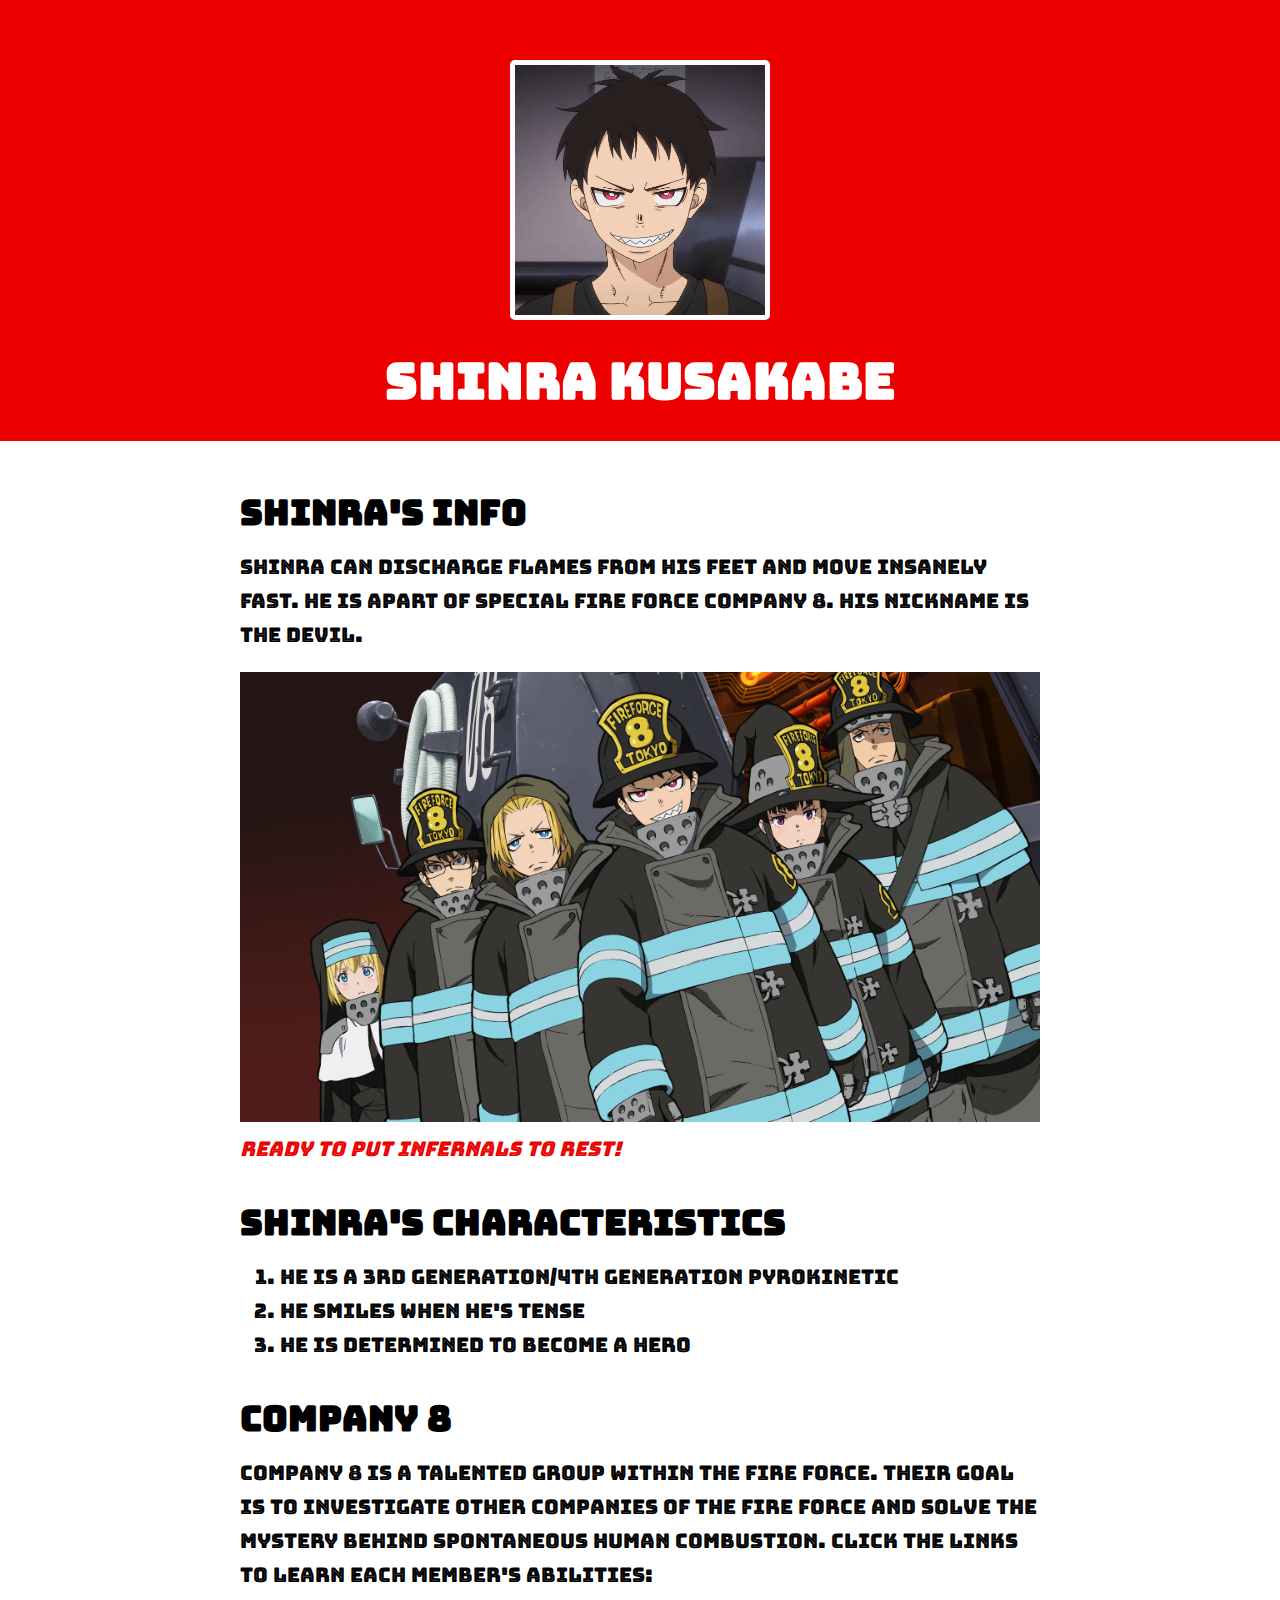
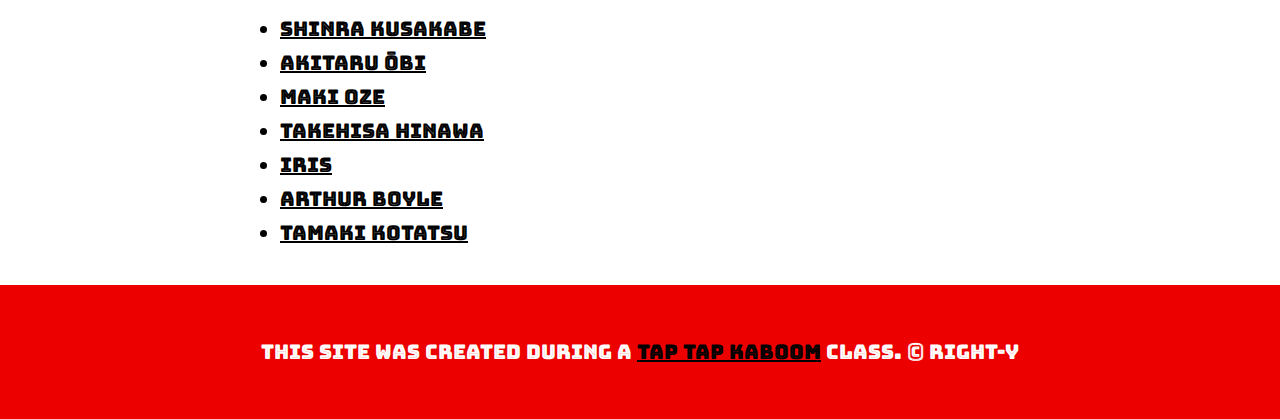
<file: index.html>
<!DOCTYPE html>
<html>
<head>
	<title>Shinra Kusakabe</title>
	<link rel="icon" href="img/comp-8.jpeg">
	<link href="https://fonts.googleapis.com/css2?family=Bungee+Inline&display=swap" rel="stylesheet">
	<link rel="stylesheet" type="text/css" href="css/shinra-2.css">
</head>
<body>
	<!-- Header element! -->
	<header>
		<img src="img/Shinra-avatar.jpeg">
		<h1>Shinra Kusakabe</h1>
	</header>

	<!-- Main element! -->
	<main>
		<h2>Shinra's Info</h2>
		<p>Shinra can discharge flames from his feet and move insanely fast. He is apart of Special Fire Force Company 8. His nickname is the devil.</p>
		<img src="img/fire-squad.jpg">
		<p class="caption">Ready to put infernals to rest!</p>
		
		<!-- Characteristics! -->
		<h2>Shinra's Characteristics</h2>
		<ol>
			<li>He is a 3rd generation/4th generation pyrokinetic</li>
			<li>He smiles when he's tense</li>
			<li>He is determined to become a hero</li>
		</ol>
		
		<!-- Friends! -->
		<h2>Company 8</h2>
		<p>Company 8 is a talented group within the fire force. Their goal is to investigate other companies of the fire force and solve the mystery behind spontaneous human combustion. Click the links to learn each member's abilities:</p>
		<ul>
			<li><a target="_blank" href="https://fire-force.fandom.com/wiki/Shinra_Kusakabe">Shinra Kusakabe</a></li>
			<li><a target="_blank" href="https://fire-force.fandom.com/wiki/Akitaru_%C5%8Cbi">Akitaru Ōbi</a></li>
			<li><a target="_blank" href="https://fire-force.fandom.com/wiki/Maki_Oze">Maki Oze</a></li>
			<li><a target="_blank" href="https://fire-force.fandom.com/wiki/Takehisa_Hinawa">Takehisa Hinawa</a></li>
			<li><a target="_blank" href="https://fire-force.fandom.com/wiki/Iris">Iris</a></li>
			<li><a target="_blank" href="https://fire-force.fandom.com/wiki/Arthur_Boyle">Arthur Boyle</a></li>
			<li><a target="_blank" href="https://fire-force.fandom.com/wiki/Tamaki_Kotatsu">Tamaki Kotatsu</a></li>
		</ul>
	</main>

	<!-- Footer element! -->
	<footer>
		<p>This site was created during a <a target="_blank" href="https://taptapkaboom.com">Tap Tap Kaboom</a> class. &copy; Right-y</p>
	</footer>

</body>
</html>
</file>
<file: css/shinra-2.css>
body{
	margin: 0;
	font-family: 'Bungee Inline', cursive;
	font-size: 20px;
	line-height: 34px;
}

header{
	background-color: #EC0000;
	text-align: center;
	padding-top: 60px;
	padding-bottom: 10px;
	line-height: 34px;
}

h1, h2,{
	font-family: 'Bungee Inline', cursive;
	line-height: 34px;
}

header h1{
	color: white;
	font-size: 50px;
}

header img{
	border-radius: 5px;
	width: 250px;
	border: 5px solid white;
}

main{
	max-width: 800px;
	margin: 0 auto;
	padding: 15px;
	line-height: 34px;
}

main img{
	max-width: 100%;
}

h2{
	font-size: 35px;
	margin: 40px 0 10px;
	line-height: 34px;
}

a{
	color: black;
}
a:hover{
	color: #00FFFF;
	background-color: black;
}

footer{
	text-align: center;
	background-color: #EC0000;
	color: white;
	padding: 50px;
}

footer p{
	margin: 0;
}

p.caption{
	color: #EC0000;
	font-style: italic;
	margin-top: 0;
}
</file>
